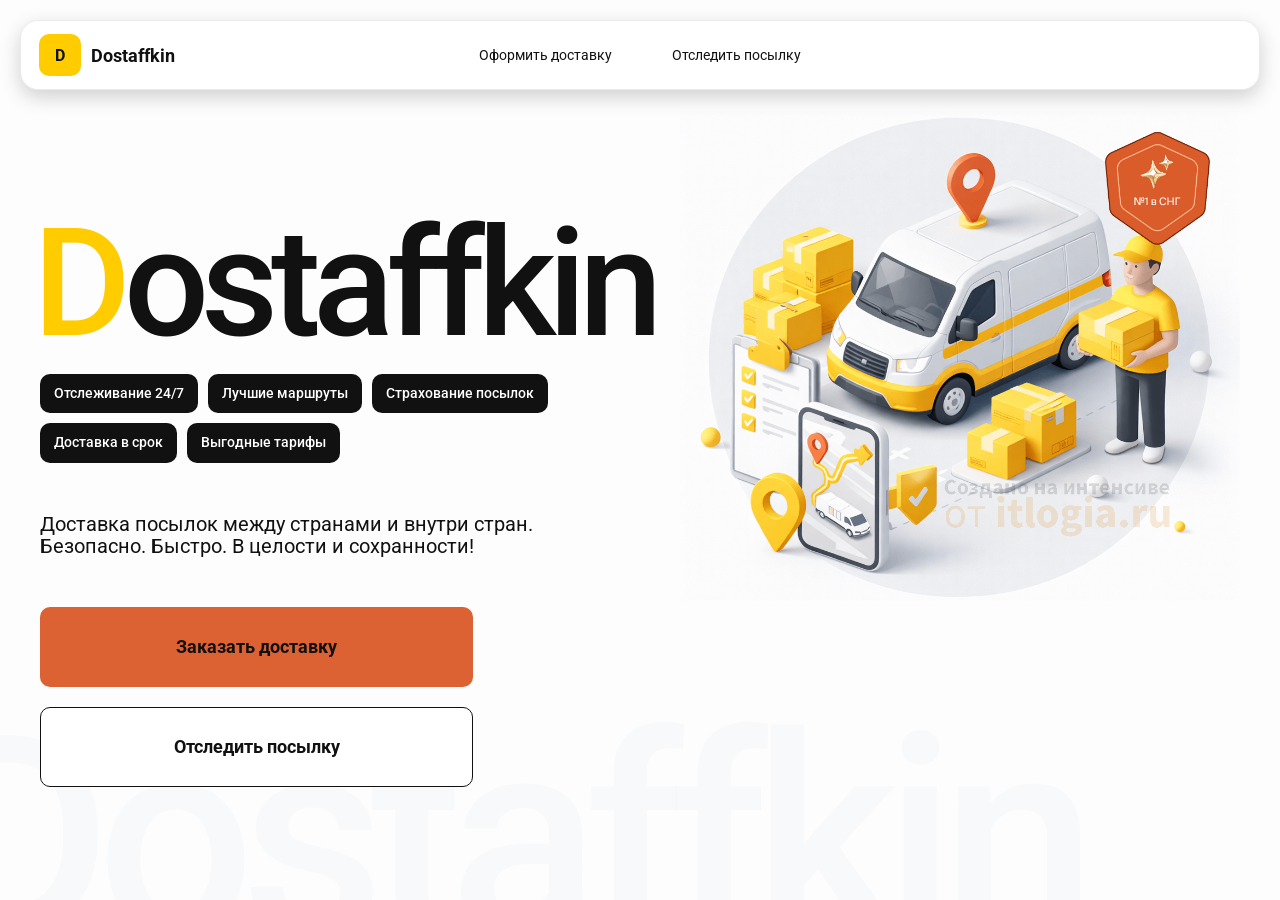
<file: index.html>
<!DOCTYPE html>
<html lang="ru">

<head>
    <meta charset="UTF-8">
    <meta name="viewport" content="width=device-width,initial-scale=1,maximum-scale=1,user-scalable=0" />
    <title>Dostaffkin — Доставка посылок между странами и внутри стран. Безопасно. Быстро. В целости и сохранности!
    </title>
    <link rel="stylesheet" href="styles/base.css" />
    <link rel="stylesheet" href="styles/base_adaptive.css" />
    <link rel="stylesheet" href="styles/index.css" />
    <link rel="stylesheet" href="styles/index_adaptive.css" />
</head>

<body>
    <div class="container">
        <header class="header">
            <a class="header-brand" href="#">
                <div class="header-logo">D</div>
                <div class="header-title">Dostaffkin</div>
            </a>
            <nav class="header-menu">
                <a class="header-link" href="./order.html">Оформить <span>доставку</span></a>
                <a class="header-link" href="./track.html">Отследить <span>посылку</span></a>
            </nav>
        </header>
        <main class="main">
            <section class="main-info">
                <div class="main-title">
                    <span>D</span>ostaffkin
                </div>
                <div class="main-features">
                    <div class="main-feature">Отслеживание 24/7</div>
                    <div class="main-feature">Лучшие маршруты</div>
                    <div class="main-feature">Страхование посылок</div>
                    <div class="main-feature">Доставка в срок</div>
                    <div class="main-feature">Выгодные тарифы</div>
                </div>
                <div class="main-description">
                    Доставка посылок между странами и внутри стран.
                    Безопасно. Быстро. В целости и сохранности!
                </div>
                <div class="main-actions">
                    <a class="button" type="button" href="./order.html">Заказать доставку</a>
                    <a class="button button-white" type="button" href="./track.html">Отследить посылку</a>
                </div>
            </section>
            <div class="main-title-ghost">Dostaffkin</div>
            <section class="main-image">
                <img src="images/main-image.png" alt="Main image" />
            </section>
        </main>
    </div>

</body>

</html>
</file>
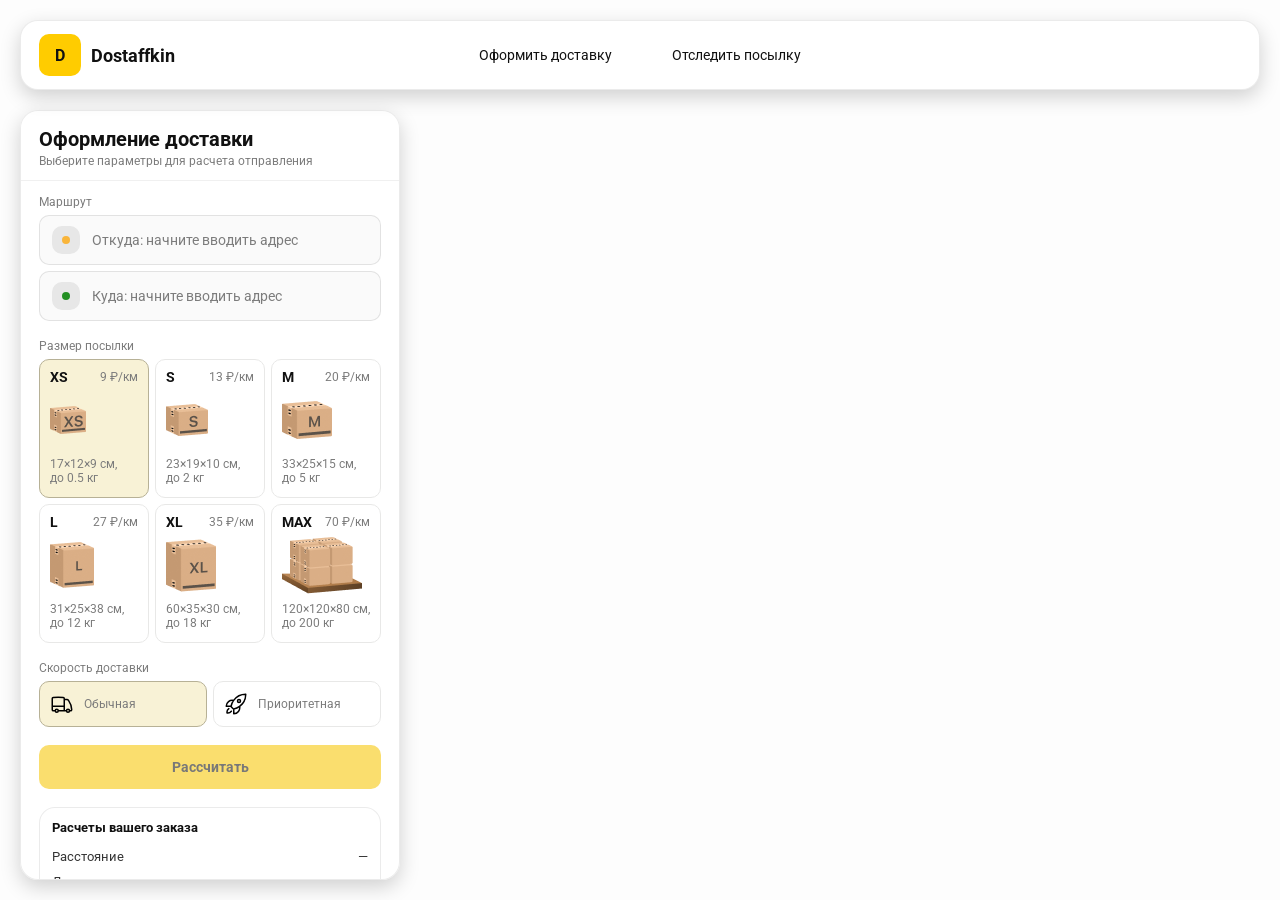
<file: order.html>
<!doctype html>
<html lang="ru">

<head>
    <meta charset="utf-8" />
    <meta name="viewport" content="width=device-width,initial-scale=1,maximum-scale=1,user-scalable=0" />
    <title>Оформление доставки</title>

    <link rel="stylesheet" href="styles/base.css" />
    <link rel="stylesheet" href="styles/base_adaptive.css" />

    <link rel="stylesheet" href="styles/order.css" />
    <link rel="stylesheet" href="styles/order_adaptive.css" />
    <script
        src="https://api-maps.yandex.ru/2.1/?lang=ru_RU&apikey=af70a0fb-9f98-4f89-a98b-43a71dc98043&suggest_apikey=bfb67e14-4a09-47f2-b0ed-fe0941da06c6"
        type="text/javascript"></script>
</head>

<body>
    <div id="map">


    </div>
    <header class="header">
        <a class="header-brand" href="./index.html">
            <div class="header-logo">D</div>
            <div class="header-title">Dostaffkin</div>
        </a>
        <nav class="header-menu">
            <a class="header-link" href="#">Оформить <span>доставку</span></a>
            <a class="header-link" href="./track.html">Отследить <span>посылку</span></a>
        </nav>
    </header>
    <aside class="main" id="sidebar">
        <div class="main-header">
            <div class="main-title">Оформление доставки</div>
            <div class="main-text">Выберите параметры для расчета отправления</div>
        </div>
        <div class="main-content">
            <div class="main-route">
                <div class="main-block-title">Маршрут</div>
                <div class="main-fields">
                    <div class="main-field" id="fromField">
                        <div class="main-pin"></div>
                        <input id="from" placeholder="Откуда: начните вводить адрес" autocomplete="off" />
                        <div class="main-ac" id="fromAc" role="listbox" aria-label="Подсказки адресов"></div>
                    </div>

                    <div class="main-field" id="toField">
                        <div class="main-pin"></div>
                        <input id="to" placeholder="Куда: начните вводить адрес" autocomplete="off" />
                        <div class="main-ac" id="toAc" role="listbox" aria-label="Подсказки адресов"></div>
                    </div>
                </div>
            </div>
            <div class="main-package">
                <div class="main-block-title">Размер посылки</div>

                <div class="main-sizes">
                    <div class="main-size-card is-active" data-value="xs">
                        <div class="main-size-top">
                            <div class="main-size-label">XS</div>
                            <div class="main-size-rate">9 ₽/км</div>
                        </div>
                        <div class="main-size-media">
                            <img src="images/sizes/xs.png" alt="Короб XS" />
                        </div>
                        <div class="main-size-description">17×12×9 см,<br>до 0.5 кг</div>
                    </div>

                    <div class="main-size-card" data-value="s">
                        <div class="main-size-top">
                            <div class="main-size-label">S</div>
                            <div class="main-size-rate">13 ₽/км</div>
                        </div>
                        <div class="main-size-media">
                            <img src="images/sizes/s.png" alt="Короб S" />
                        </div>
                        <div class="main-size-description">23×19×10 см,<br>до 2 кг</div>
                    </div>

                    <div class="main-size-card" data-value="m">
                        <div class="main-size-top">
                            <div class="main-size-label">M</div>
                            <div class="main-size-rate">20 ₽/км</div>
                        </div>
                        <div class="main-size-media">
                            <img src="images/sizes/m.png" alt="Короб M" />
                        </div>
                        <div class="main-size-description">33×25×15 см,<br>до 5 кг</div>
                    </div>

                    <div class="main-size-card" data-value="l">
                        <div class="main-size-top">
                            <div class="main-size-label">L</div>
                            <div class="main-size-rate">27 ₽/км</div>
                        </div>
                        <div class="main-size-media">
                            <img src="images/sizes/l.png" alt="Короб L" />
                        </div>
                        <div class="main-size-description">31×25×38 см,<br>до 12 кг</div>
                    </div>

                    <div class="main-size-card" data-value="xl">
                        <div class="main-size-top">
                            <div class="main-size-label">XL</div>
                            <div class="main-size-rate">35 ₽/км</div>
                        </div>
                        <div class="main-size-media">
                            <img src="images/sizes/xl.png" alt="Короб XL" />
                        </div>
                        <div class="main-size-description">60×35×30 см,<br>до 18 кг</div>
                    </div>

                    <div class="main-size-card" data-value="max">
                        <div class="main-size-top">
                            <div class="main-size-label">MAX</div>
                            <div class="main-size-rate">70 ₽/км</div>
                        </div>
                        <div class="main-size-media main-size-media-palleta">
                            <img src="images/sizes/max.png" alt="Паллета" />
                        </div>
                        <div class="main-size-description">120×120×80 см,<br>до 200 кг</div>
                    </div>
                </div>
            </div>

            <div class="main-speed">
                <div class="main-block-title">Скорость доставки</div>

                <div class="main-speeds">
                    <div class="main-speed-card is-active" data-value="regular">
                        <img class="main-speed-media" src="images/icons/regular.svg" alt="Regular" />
                        <div class="main-speed-description">Обычная</div>
                    </div>
                    <div class="main-speed-card" data-value="fast">
                        <img class="main-speed-media" src="images/icons/fast.svg" alt="Fast" />
                        <div class="main-speed-description">Приоритетная</div>
                    </div>

                </div>
            </div>



            <div class="main-calculate-block">
                <button id="calc" class="button calculate-button" type="button" disabled>Рассчитать</button>
            </div>

            <div class="main-result" id="result">
                <div class="main-result-title">Расчеты вашего заказа</div>
                <div class="main-result-lines">
                    <div class="main-result-line"><span>Расстояние</span><span id="distanceValue">—</span></div>
                    <div class="main-result-line"><span>Доставим через</span><span id="durationValue">—</span></div>
                    <div class="main-result-line"><span>Тариф</span><span id="rateValue">—</span></div>
                </div>
                <div class="main-price">
                    <div class="main-price-label">Итого</div>
                    <div class="main-price-value" id="totalValue">—</div>
                </div>
            </div>
            <div class="main-order-box">
                <div class="main-order-form" id="orderForm">
                    <div class="main-order-title">Оформление доставки</div>
                    <div class="main-block-info-row">
                        <div class="main-block-title">Контакты</div>
                        <div class="order-fields">
                            <div class="main-field">
                                <input id="customerName" placeholder="Ваше имя" autocomplete="off" />
                            </div>
                            <div class="main-field">
                                <input id="customerPhone" placeholder="Ваш телефон" autocomplete="off"
                                    inputmode="tel" />
                            </div>
                        </div>
                    </div>
                    <div class="main-block-info-row extra-info">
                        <div class="main-block-title">Дополнительная информация</div>
                        <div class="main-field textarea">
                            <textarea id="comment" placeholder="Детали доставки и комментарии"></textarea>
                        </div>
                    </div>
                    <button id="submit" class="button main-submit-request" type="button" disabled>Отправить
                        заявку
                    </button>
                </div>

                <div class="main-order-success" id="orderSuccess">
                    <div class="main-success-icon">✓</div>
                    <div class="main-success-title">Заявка отправлена!</div>
                    <div class="main-success-title">Номер отправления – <span id="orderId"></span></div>
                    <div class="main-success-subtitle">Мы скоро свяжемся с вами</div>
                </div>
            </div>


        </div>


    </aside>


    <script src="scripts/order.js"></script>
</body>

</html>
</file>
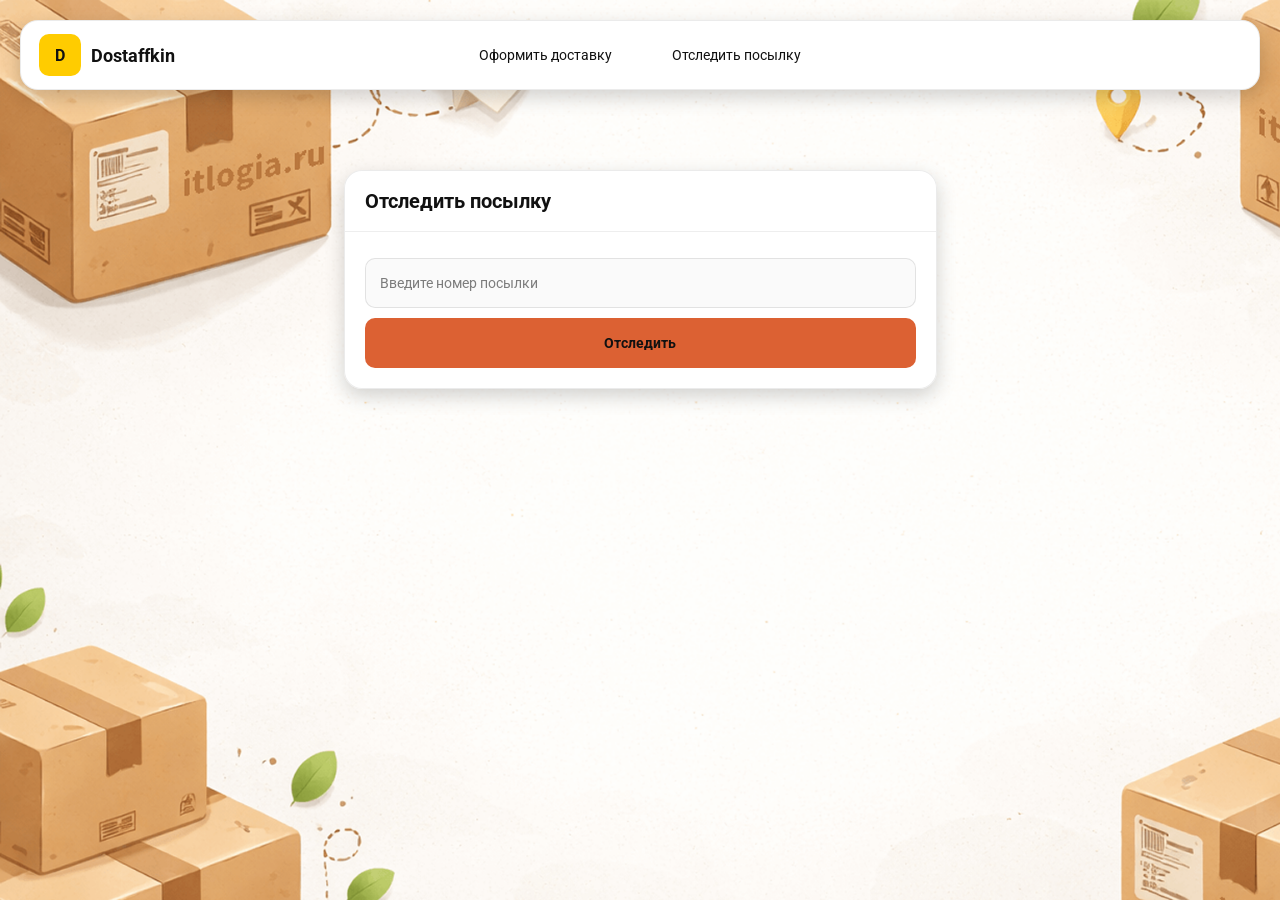
<file: track.html>
<!doctype html>
<html lang="ru">

<head>
    <meta charset="utf-8" />
    <meta name="viewport" content="width=device-width,initial-scale=1,maximum-scale=1,user-scalable=0" />
    <title>Отследить посылку</title>
    <link rel="stylesheet" href="styles/base.css" />
    <link rel="stylesheet" href="styles/base_adaptive.css" />

    <link rel="stylesheet" href="styles/track.css" />
    <link rel="stylesheet" href="styles/track_adaptive.css" />
</head>

<body>
    <div class="container">
        <header class="header">
            <a class="header-brand" href="./index.html">
                <div class="header-logo">D</div>
                <div class="header-title">Dostaffkin</div>
            </a>
            <nav class="header-menu">
                <a class="header-link" href="./order.html">Оформить <span>доставку</span></a>
                <a class="header-link" href="#">Отследить <span>посылку</span></a>
            </nav>
        </header>
        <main class="track-content">

            <section class="track-card track-search">
                <div class="track-title">Отследить посылку</div>
                <div class="track-action">
                    <div class="main-field track-field">
                        <input id="trackNumber" placeholder="Введите номер посылки" autocomplete="off" />
                    </div>
                    <button id="trackButton" class="button track-button" type="button">Отследить</button>
                </div>
            </section>
            <section class="track-card track-result" id="trackResult">
                <div class="track-result-header">
                    <div class="track-id" id="trackIdValue"></div>
                    <div class="track-routes">
                        <div class="track-route">
                            <div class="track-route-pin">
                                <svg xmlns="http://www.w3.org/2000/svg" fill="none" viewBox="0 0 24 24"
                                    stroke-width="1.5" stroke="orange" class="size-6">
                                    <path stroke-linecap="round" stroke-linejoin="round"
                                        d="M15 10.5a3 3 0 1 1-6 0 3 3 0 0 1 6 0Z" />
                                    <path stroke-linecap="round" stroke-linejoin="round"
                                        d="M19.5 10.5c0 7.142-7.5 11.25-7.5 11.25S4.5 17.642 4.5 10.5a7.5 7.5 0 1 1 15 0Z" />
                                </svg>
                            </div>
                            <div class="track-route-address" id="trackFromValue">
                                Откуда: Москва, улица Арбат, 1
                            </div>
                        </div>
                        <div class="track-route track-route-arrow">
                            <svg xmlns="http://www.w3.org/2000/svg" fill="none" viewBox="0 0 24 24" stroke-width="1.5"
                                stroke="currentColor" class="size-6">
                                <path stroke-linecap="round" stroke-linejoin="round"
                                    d="M19.5 13.5 12 21m0 0-7.5-7.5M12 21V3" />
                            </svg>
                        </div>
                        <div class="track-route">
                            <div class="track-route-pin">
                                <svg xmlns="http://www.w3.org/2000/svg" fill="none" viewBox="0 0 24 24"
                                    stroke-width="1.5" stroke="green" class="size-6">
                                    <path stroke-linecap="round" stroke-linejoin="round"
                                        d="M15 10.5a3 3 0 1 1-6 0 3 3 0 0 1 6 0Z" />
                                    <path stroke-linecap="round" stroke-linejoin="round"
                                        d="M19.5 10.5c0 7.142-7.5 11.25-7.5 11.25S4.5 17.642 4.5 10.5a7.5 7.5 0 1 1 15 0Z" />
                                </svg>
                            </div>
                            <div class="track-route-address" id="trackToValue">
                                Куда: Минск, проспект Независимости, 58
                            </div>
                        </div>
                    </div>
                </div>
                <div class="track-info">
                    <div class="track-status-title">Статус данной посылки:</div>
                    <div class="track-status-list" id="trackStatusList">

                    </div>
                </div>
            </section>

        </main>


    </div>
    <script src="scripts/track.js"></script>
</body>

</html>
</file>
<file: styles/base.css>
*,
*::before,
*::after {
    box-sizing: border-box;
}

@font-face {
    font-family: "Roboto";
    src: url("../fonts/Roboto-Regular.ttf");
    font-weight: normal;
}

@font-face {
    font-family: "Roboto";
    src: url("../fonts/Roboto-Bold.ttf");
    font-weight: bold;
}

@font-face {
    font-family: "Roboto";
    src: url("../fonts/Roboto-Medium.ttf");
    font-weight: 500;
}

html,
body {
    margin: 0;
    color: #111111;
    font-family: "Roboto", sans-serif;
}

body {
    background: #FDFDFD;
}

.header {
    border-radius: 18px;
    box-shadow: 0 7px 20px 0 #0000002E;
    backdrop-filter: blur(10px);
    background: #ffffff;
    left: 20px;
    border: 1px solid rgba(0, 0, 0, 0.08);
    position: fixed;
    right: 20px;
    top: 20px;
    padding: 14px 18px;
    height: 70px;
    display: flex;
    align-items: center;
    z-index: 6;
}

.header-brand {
    display: flex;
    align-items: center;
    text-decoration: none;
    gap: 10px;
}

.header-logo {
    width: 42px;
    height: 42px;
    border-radius: 10px;
    background: #FFCC00;
    display: grid;
    place-items: center;
    font-weight: bold;
    color: #111;
}

.header-title {
    font-size: 18px;
    font-weight: bold;
    color: #111111;
    text-decoration: none;
}

.header-menu {
    display: flex;
    align-items: center;
    gap: 60px;
    margin: 0;
    position: absolute;
    left: 50%;
    transform: translateX(-50%);
}

.header-link {
    font-size: 14px;
    color: #111111;
    text-decoration: none;
}

.button {
    border: 0;
    outline: none;
    height: 44px;
    border-radius: 10px;
    font-size: 14px;
    font-weight: bold;
    cursor: pointer;
    font-family: inherit;
    transition: transform .08s ease, opacity .12s ease;
    background: #DC6133;
    color: #111111;
    text-align: center;
    text-decoration: none;
}

.button:hover {
    background-color: #E5BC19;
}

.button:disabled {
    cursor: not-allowed;
    background-color: #FADE6E;
    color: #787878;
    transform: none;
}

.button.button-white {
    background: #ffffff;
    border: 1px solid #111111;
}

.button.button-white:hover {
    background: rgb(241 241 241);
}

.main-field {
    display: flex;
    align-items: center;
    margin-top: 6px;
    gap: 10px;
    border: 1px solid #1111111A;
    background: #FAFAFA;
    border-radius: 10px;
    padding: 10px 12px;
    position: relative;
    box-sizing: border-box;
    height: 50px;
}

.main-field.textarea {
    height: auto;
}

.main-pin {
    width: 28px;
    height: 28px;
    border-radius: 10px;
    background: rgba(17, 17, 17, 0.08);
    display: grid;
    place-items: center;
    flex: 0 0 auto;
    position: relative;
}

.main-pin::before {
    content: "";
    width: 8px;
    height: 8px;
    border-radius: 999px;
    background: orange;
    opacity: .75;
    display: block;
}

.main-field:last-child .main-pin::before {
    background: green;
    opacity: .85;
}

input,
textarea {
    width: 100%;
    border: 0;
    outline: none;
    background: transparent;
    font-size: 14px;
    color: #111111;
    font-family: inherit;
}

textarea {
    resize: vertical;
    min-height: 72px;
    padding: 2px 0;
}

input::placeholder,
textarea::placeholder {
    color: #7C7C7C;
}

.main-field:focus-within {
    border-color: rgba(0, 0, 0, 0.20);
    box-shadow: 0 0 0 4px rgba(255, 204, 0, 0.35);
    background: rgba(255, 255, 255, 0.75);
}
</file>
<file: styles/base_adaptive.css>
@media (max-width: 767px) {
    .header {
        left: 10px;
        right: 10px;
        top: 10px;
    }

    .header-link span {
        display: none;
    }

    .header-menu {
        gap: 20px;
        justify-content: flex-start;
        margin: 0 0 0 30px;
        position: static;
        transform: none;
    }
}

@media (max-width: 420px) {
    .header-title {
        display: none;
    }
}

@media (max-width: 374px) {
    .header-menu {
        gap: 10px;
        margin: 0 0 0 10px;
    }
}
</file>
<file: styles/index.css>
.container {
    overflow: hidden;
    min-height: 100vh;
}

.main {
    padding: 111px 40px 40px;
    position: relative;
    display: flex;
}

.main-info {
    max-width: 840px;
    width: 100%;
    position: relative;
}

.main-title {
    margin-top: 98px;
    font-weight: 500;
    font-size: 200px;
    line-height: 1;
    letter-spacing: -0.05em;
    color: #111111;
    left: -15px;
    position: relative;
}

.main-title span {
    color: #ffcc00;
}

.main-features {
    margin-top: 15px;
    display: flex;
    flex-wrap: wrap;
    gap: 10px;
}

.main-feature {
    background: #111111;
    color: #ffffff;
    padding: 12px 14px;
    font-weight: 500;
    font-size: 14px;
    line-height: 1.1;
    border-radius: 10px;
}

.main-description {
    margin-top: 50px;
    max-width: 500px;
    font-size: 20px;
    line-height: 1.1;
    color: #111111;
}

.main-actions {
    margin-top: 50px;
    display: flex;
    flex-direction: column;
    gap: 20px;
}

.main-actions .button {
    height: 80px;
    width: 433px;
    font-size: 18px;
    font-weight: bold;
    place-items: center;
    display: grid;
}

.main-title-ghost {
    position: absolute;
    z-index: -1;
    left: -70px;
    bottom: -150px;
    font-weight: 500;
    font-size: 278px;
    line-height: 1;
    letter-spacing: -0.05em;
    color: #ECEDF04D;
}

.main-image {
    width: 1024px;
    top: 100px;
    z-index: -2;
}

.main-image img {
    width: 100%;
    max-width: 1024px;
    height: auto;
    display: block;
}
</file>
<file: styles/index_adaptive.css>
@media (max-width: 1760px) {
    .main-title {
        font-size: 150px;
        left: -7px;
    }

    .main-info {
        max-width: 640px;
    }
}

@media (max-width: 1200px) {
    .main-info {
        max-width: 540px;
    }

    .main {
        padding: 111px 20px 20px;
    }

    .main-title {
        font-size: 120px;
        left: -4px;
    }

    .main-title-ghost {
        font-size: 220px;
    }
}

@media (max-width: 1024px) {
    .main-title {
        margin-top: 30px;
    }

    .main {
        flex-direction: column-reverse;
    }

    .main-image {
        max-width: 350px;
        position: absolute;
        left: 370px;
        top: 370px;
    }

    .main-info {
        max-width: 100%;
    }

    .main-actions {
        gap: 10px;
    }

    .main-actions .button {
        height: 50px;
        font-size: 14px;
        width: auto;
        max-width: 300px;
    }

    .main-description {
        max-width: 350px;
    }
}

@media (max-width: 570px) {
    .main-title {
        font-size: 88px;
    }

    .main-description {
        max-width: 100%
    }

    .main-actions {
        width: 100%;
    }

    .main-actions .button {
        width: 100%;
        max-width: 100%
    }

    .main-image {
        max-width: 650px;
        position: absolute;
        left: 170px;
        top: 70px;
        opacity: 0.2;
    }
}

@media (max-width: 400px) {
    .main-title {
        font-size: 70px;
    }
}
</file>
<file: styles/order.css>
#map {

    position: fixed;
    inset: 0;
}

.main {
    border-radius: 18px;
    box-shadow: 0 7px 20px 0 #0000002E;
    backdrop-filter: blur(10px);
    background: rgba(255, 255, 255, 0.96);
    left: 20px;
    border: 1px solid rgba(0, 0, 0, 0.08);
    position: fixed;
    top: 110px;
    bottom: 20px;
    width: 380px;
    display: flex;
    flex-direction: column;
    overflow: hidden;
    z-index: 5;
}

.main-header {
    padding: 18px 18px 12px 18px;
    border-bottom: 1px solid rgba(0, 0, 0, 0.06);
    display: flex;
    flex-direction: column;
}

.main-title {
    font-size: 20px;
    line-height: 100%;
    font-weight: bold;
}

.main-text {
    font-size: 12px;
    margin-top: 5px;
    color: #7C7C7C;
}

.main-content {
    padding: 14px 18px 18px 18px;
    overflow: auto;
    scrollbar-width: none;
    display: flex;
    flex-direction: column;
    gap: 18px;
    flex: 1;
}

.main-block-title {
    font-size: 12px;
    color: #7C7C7C;
}

.main-route .main-block-title,
.main-package .main-block-title {
    margin-bottom: 6px;
}

.main-sizes {
    display: grid;
    gap: 6px;
    grid-template-columns: repeat(3, 1fr);
}

.main-size-card {
    border: 1px solid #E8E8E7;
    background: #FFFFFF;
    border-radius: 10px;
    padding: 10px;
    cursor: pointer;
    user-select: none;
    transition: transform .08s ease, border-color .12s ease, background .12s ease;
    min-height: 139px;
}

.main-size-card:hover {
    transform: translateY(-1px);
}

.main-size-card.is-active {
    background-color: #F8F2D6;
    border-color: #B7B196;
}

.main-size-top {
    display: flex;
    align-items: center;
    justify-content: space-between;
}

.main-size-label {
    font-weight: bold;
    font-size: 14px;
    color: #111111;
    line-height: 100%;
}

.main-size-rate {
    font-size: 12px;
    color: #7C7C7C;
    line-height: 100%;
}

.main-size-media {
    margin-top: 8px;
    height: 57px;
}

.main-size-description {
    margin-top: 8px;
    font-size: 12px;
    color: #7C7C7C;
    line-height: 1.2;
}

.calculate-button {
    width: 100%;
}

.main-result {
    border: 1px solid rgba(0, 0, 0, 0.08);
    background: rgba(255, 255, 255, 0.75);
    border-radius: 16px;
    padding: 12px;
    line-height: 1.25;
}

.main-result-title {
    font-weight: bold;
    font-size: 13px;
    color: #111111;
    margin-bottom: 13px;
}

.main-result-lines {
    gap: 8px;
    display: flex;
    flex-direction: column;
}

.main-result-line {
    font-size: 13px;
    color: rgba(17, 17, 17, 0.85);
    display: flex;
    justify-content: space-between;
}

.main-price {
    margin-top: 18px;
    padding-top: 10px;
    border-top: 1px dashed rgba(0, 0, 0, 0.12);
    display: flex;
    align-items: baseline;
    justify-content: space-between;
}

.main-price-label {
    font-size: 12px;
    color: rgba(17, 17, 17, 0.55);
}

.main-price-value {
    font-size: 20px;
    font-weight: bold;
    color: #111111;
    letter-spacing: -0.3px;
}

.main-order-box {
    background: #ffffff;
    border: 1px solid #E8E8E7;
    border-radius: 10px;
    padding: 12px;
}

.main-order-title {
    margin-bottom: 8px;
    font-weight: bold;
    font-size: 14px;
    color: #111111;
}

.main-block-info {
    display: flex;
    flex-direction: column;
    gap: 6px;
}

.order-fields {
    display: grid;
    grid-template-columns: 1fr 1fr;
    column-gap: 10px;
    margin-top: 6px;
}

.main-block-info-row.extra-info {
    display: block;
    margin-top: 13px;
}

.main-submit-request {
    width: 100%;
    margin-top: 6px;
}

.main-order-success {
    display: none;
    text-align: center;
    padding: 22px 12px;
    gap: 12px;
}

.main-order-success.is-visible {
    display: flex;
    flex-direction: column;
    align-items: center;
}

.main-success-icon {
    width: 56px;
    height: 56px;
    border-radius: 50%;
    background: #16a34a;
    color: #ffffff;
    display: grid;
    place-items: center;
    font-size: 30px;
}

.main-success-title {
    font-size: 14px;
    font-weight: bold;
    color: #111111;
}

.main-success-subtitle {
    font-size: 12px;
    color: rgba(17, 17, 17, 0.55);
    line-height: 1.3;
}

.main-speed .main-block-title {
    margin-bottom: 6px;
}

.main-speeds {
    display: grid;
    gap: 6px;
    grid-template-columns: repeat(2, 1fr);
}

.main-speed-card {
    border: 1px solid #E8E8E7;
    background: #FFFFFF;
    border-radius: 10px;
    padding: 10px;
    cursor: pointer;
    user-select: none;
    transition: transform .08s ease, border-color .12s ease, background .12s ease;
    display: flex;
    align-items: center;
    gap: 10px;
}

.main-speed-card:hover {
    transform: translateY(-1px);
}

.main-speed-card.is-active {
    background-color: #F8F2D6;
    border-color: #B7B196;
}

.main-speed-description {
    font-size: 12px;
    color: #7C7C7C;
    line-height: 1.2;
}
</file>
<file: styles/order_adaptive.css>
@media (max-width: 767px) {
    .main {
        left: 10px;
        right: 10px;
        top: 50%;
        bottom: 12px;
        width: auto;
        max-width: none;
    }
}

@media (max-width: 420px) {
    .main-sizes {
        grid-template-columns: repeat(2, 1fr);
    }
}
</file>
<file: styles/track.css>
.container {
    background: #F4F4F4 url("../images/track-bg.png");
    background-size: cover;
    min-height: 100vh;
    padding: 170px 0 50px 0;
}

.track-content {
    width: 593px;
    margin: 0 auto;
}

.track-card {
    width: 100%;
    border-radius: 18px;
    box-shadow: 0 7px 20px 0 #0000002E;
    backdrop-filter: blur(10px);
    background: rgba(255, 255, 255, 0.96);
    border: 1px solid rgba(0, 0, 0, 0.08);
}

.track-title {
    font-size: 20px;
    line-height: 100%;
    font-weight: bold;
    border-bottom: 1px solid #EEEEEE;
    padding: 20px;
}

.track-action {
    padding: 20px;
}

.track-button {
    width: 100%;
    height: 50px;
}

.track-field {
    margin-bottom: 10px;
}

.track-result {
    margin-top: 5px;
    display: none;
}

.track-result.is-visible {
    display: block;
}

.track-result-header {
    font-weight: bold;
    font-size: 14px;
    color: #111111;
    padding: 20px;
    border-bottom: 1px solid #EEEEEE;
}

.track-id {
    margin-bottom: 12px;
    font-size: 20px;
}

.track-routes {
    display: flex;
    flex-direction: column;
    gap: 10px;
    font-weight: normal;
}

.track-route {
    display: flex;
    align-items: center;
    gap: 10px;
}

.track-route-pin {
    width: 24px;
    height: 24px;
    flex-shrink: 0;
}

.track-route-arrow {
    padding: 15px 0;
    width: 24px;
    height: 24px;
}

.track-info {
    padding: 20px;
}

.track-status {
    display: flex;
    align-items: center;
    font-size: 12px;
    gap: 10px;
}

.track-status-title {
    font-size: 14px;
    color: #111111;
    margin-bottom: 20px;
}

.track-status-list {
    display: flex;
    flex-direction: column;
    gap: 15px;
}

.track-status-icon {
    width: 40px;
    height: 40px;
    border-radius: 50%;
    background: rgba(17, 17, 17, 0.08);
    display: grid;
    place-items: center;
    flex: 0 0 auto;
}

.track-status.created .track-status-icon {
    background-color: #F1CB00;
}

.track-status.in-way .track-status-icon {
    background-color: #F08A11;
}

.track-status.ready .track-status-icon {
    background-color: #A35D0A;
}

.track-status.done .track-status-icon {
    background-color: #37C93B;
}

.track-status-text {
    display: flex;
    align-items: center;
    justify-content: space-between;
    color: #111111;
    font-size: 12px;
    flex: 1;
}

.track-status-date {
    color: rgba(17, 17, 17, 0.55);
}
</file>
<file: styles/track_adaptive.css>
@media (max-width: 767px) {
    .container {
        padding: 130px 0 50px 0;
    }

    .track-content {
        width: 100%;
        padding-left: 10px;
        padding-right: 10px;
    }

    .track-result-header {
        padding: 20px;
    }
}
</file>
